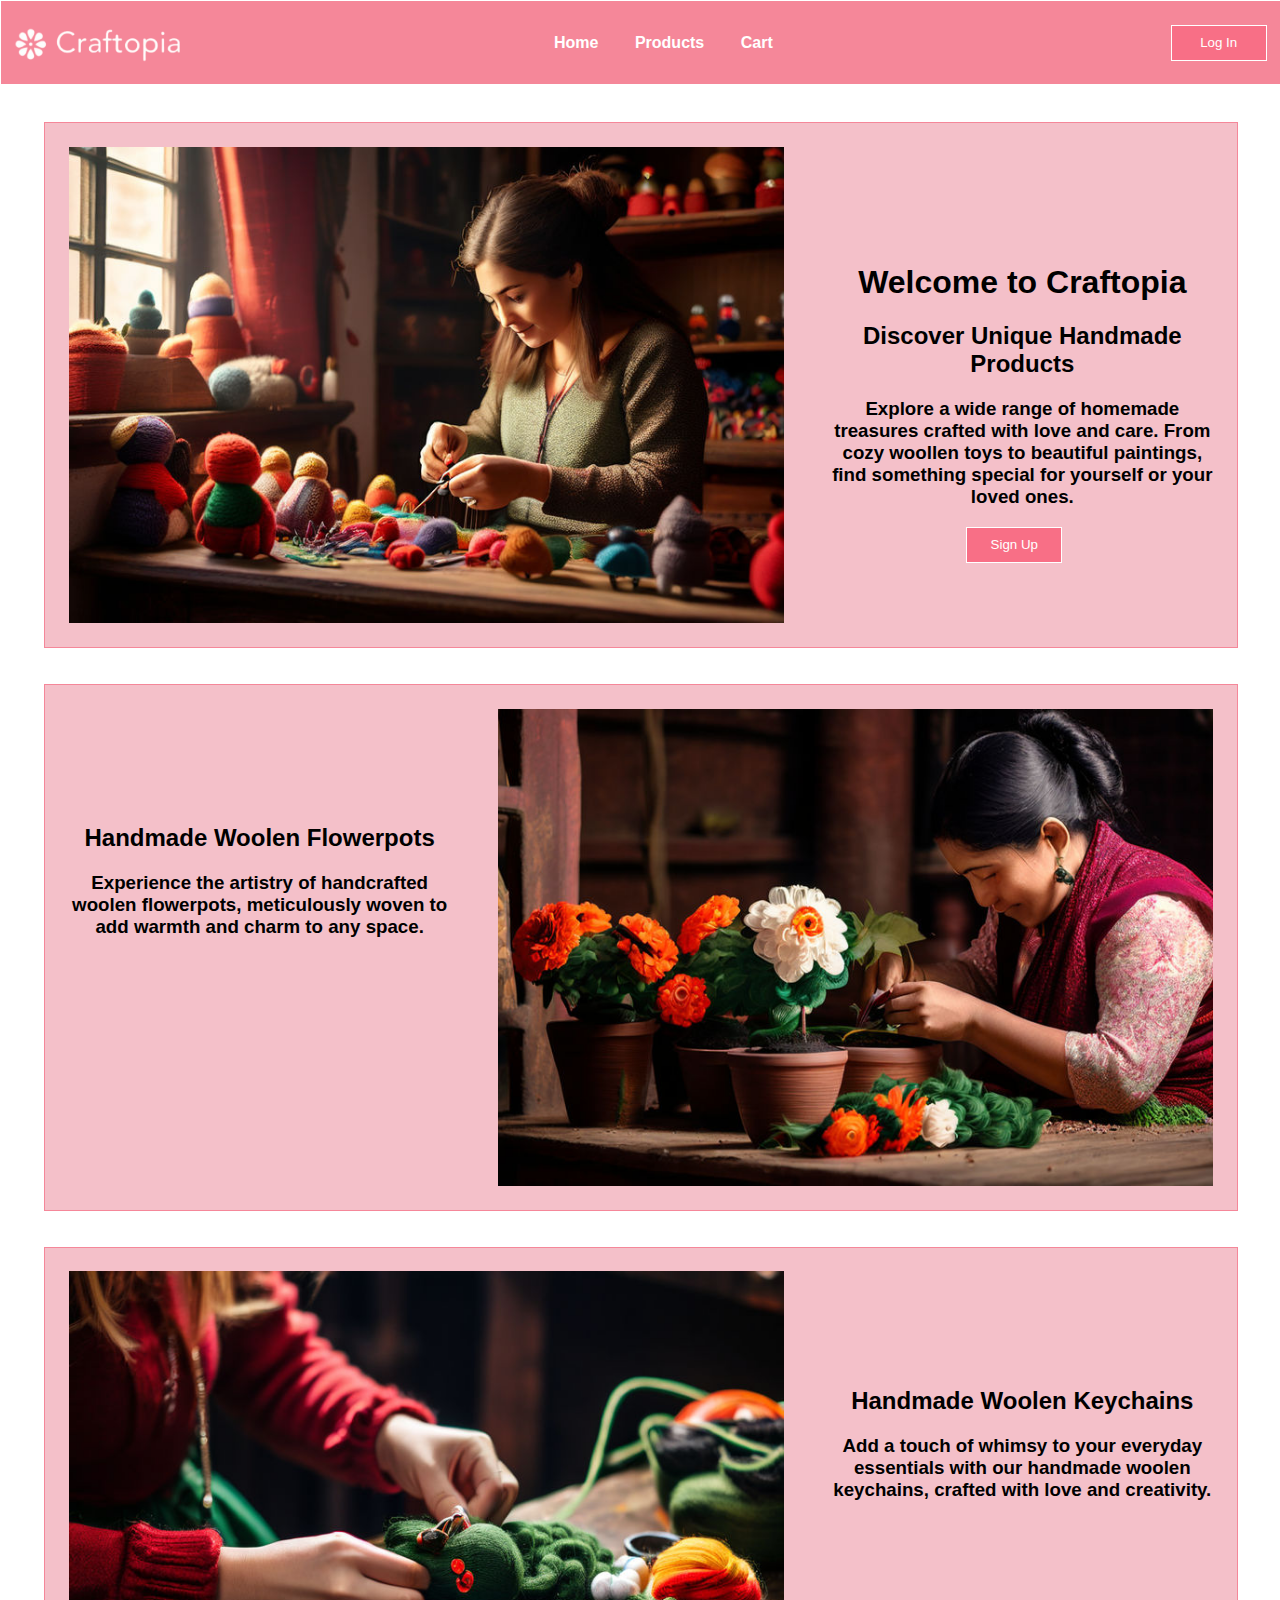
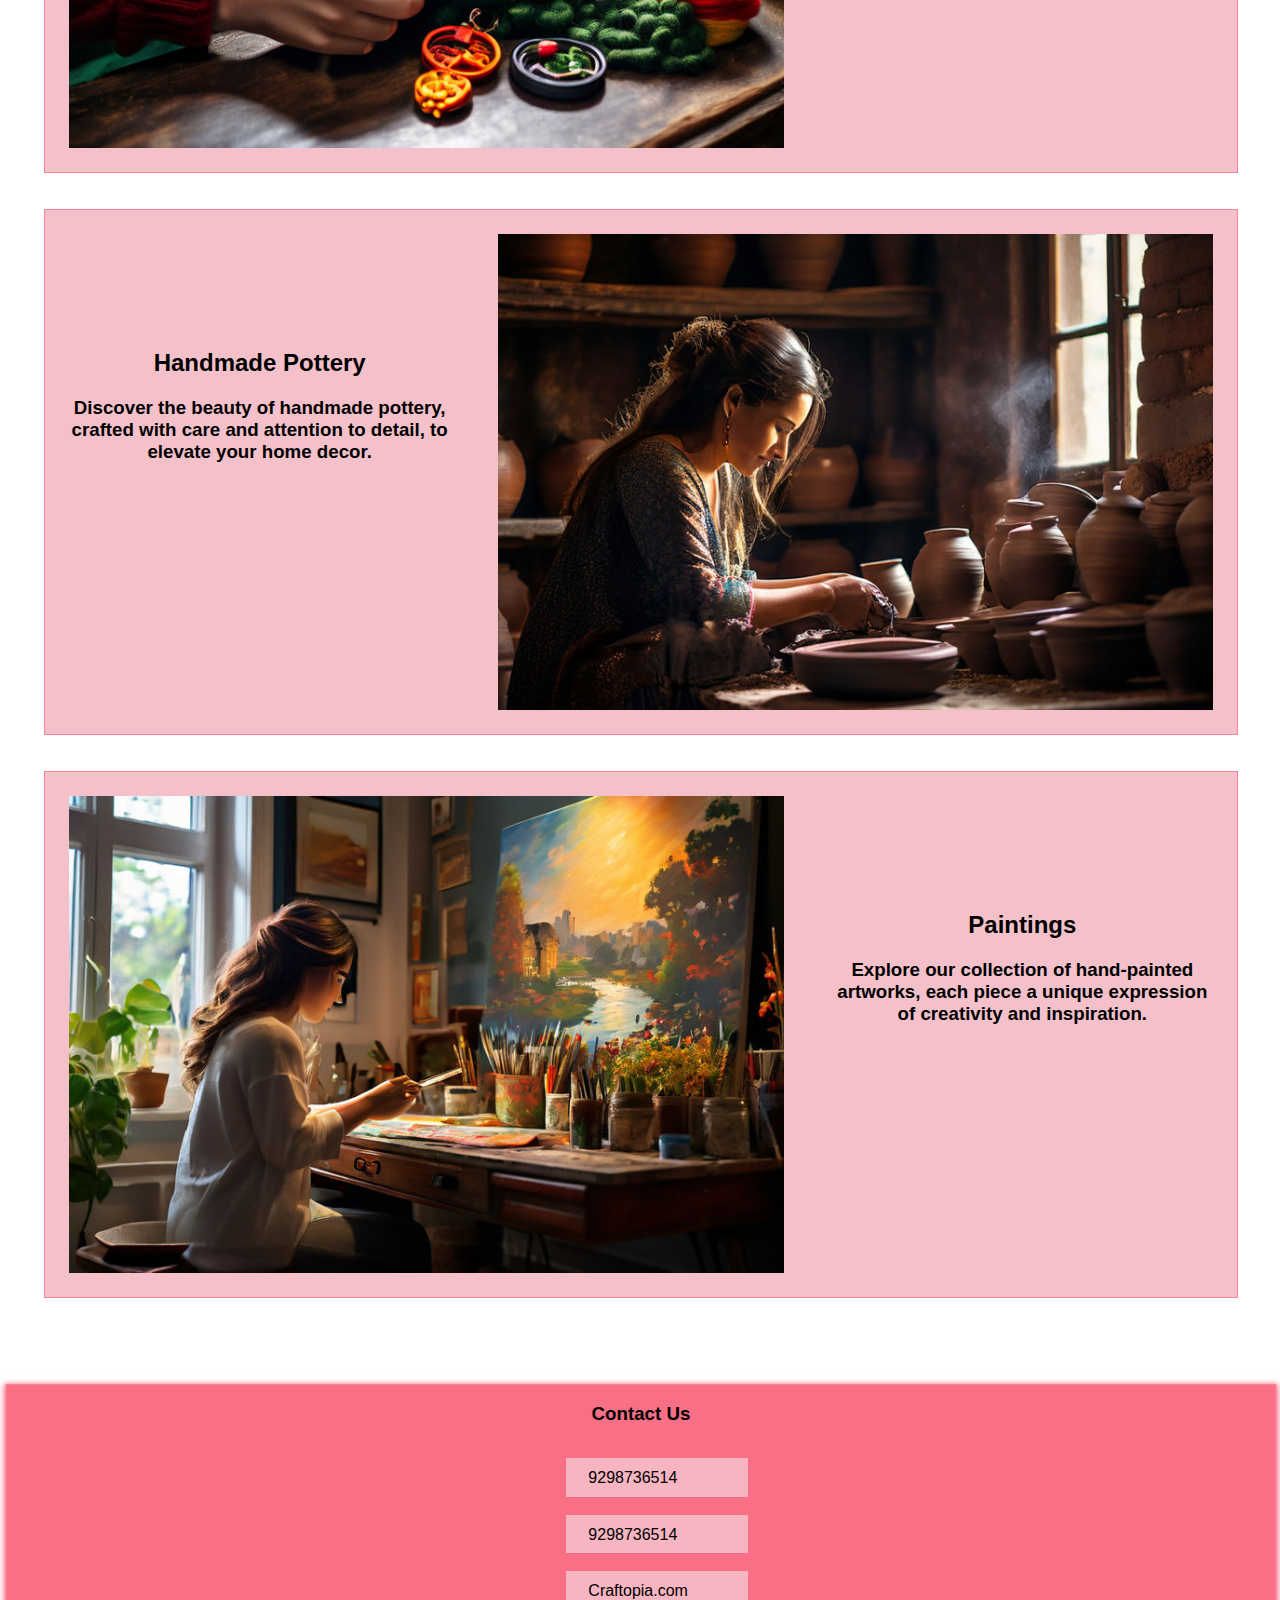
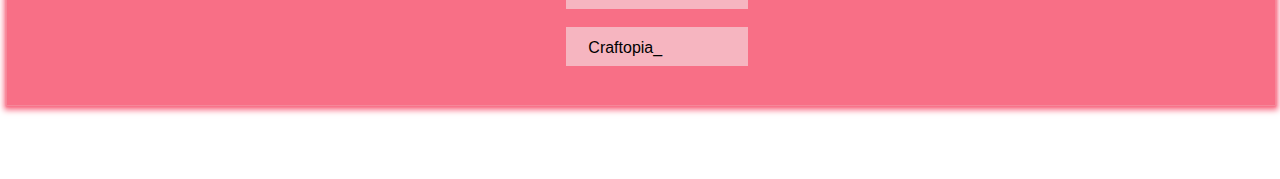
<file: index.html>
<!DOCTYPE html>
<html lang="en">
<head>
    <meta charset="UTF-8">
    <meta name="viewport" content="width=device-width, initial-scale=1.0">
    <link rel="icon" href="Pics/icon.png">
    <title>Craftopia</title>
    <link rel="stylesheet" href="style.css">
    <link rel="stylesheet" href="https://cdnjs.cloudflare.com/ajax/libs/font-awesome/6.5.1/css/all.min.css" integrity="sha512-DTOQO9RWCH3ppGqcWaEA1BIZOC6xxalwEsw9c2QQeAIftl+Vegovlnee1c9QX4TctnWMn13TZye+giMm8e2LwA==" crossorigin="anonymous" referrerpolicy="no-referrer" />
</head>
<body>

    <header>
        <img src="Pics/logo.png" alt="Store Logo" class="logo">

        <nav>
            <ul>
                <li><a href="index.html" target="_self">Home</a></li>
                <li><a href="Products.html" target="_self">Products</a></li>
                <li><a href="Cart.html" target="_self">Cart</a></li>
            </ul>
        </nav>

        <button class="login">Log In</button>
    </header>
    
    <main class="home-main">
        <br>
        <br>
        <br>
        <br>
        <br>

        <div id="d1">
            <img src="Homepics/a-lady-is-making-woolen-toys-in-her-room.jpeg" alt="img" id="img1">


            <div class="h">
                <h1>Welcome to Craftopia</h1>
                <h2>Discover Unique Handmade Products</h2>
                <h3>Explore a wide range of homemade treasures crafted with love and care. From cozy woollen toys to beautiful paintings,
                     find something special for yourself or your loved ones.</h3>
                <button class="signup">Sign Up</button>
            </div>
            
        </div>
        <br><br>

        <div id="d2">
            <div class="h">
                
                <h2>Handmade Woolen Flowerpots</h2>
                <h3>Experience the artistry of handcrafted woolen flowerpots, meticulously woven to add warmth and charm to any space.</h3>
            </div>


            <img src="Homepics/a-lady-is-making-woolen-flowerpot.jpeg" alt="img" id="img2">
        </div>
        <br><br>

        <div id="d3">
            <img src="Homepics/a-lady-is-making-woolen-keychain.jpeg" alt="img" id="img3">

            <div class="h">

                <h2>Handmade Woolen Keychains</h2>
                <h3>Add a touch of whimsy to your everyday essentials with our handmade woolen keychains, crafted with love and creativity.</h3>
            </div>
        </div>
        <br><br>

        <div id="d4">
            <div class="h">

                <h2>Handmade Pottery</h2>
                <h3>Discover the beauty of handmade pottery, crafted with care and attention to detail, to elevate your home decor.</h3>
            </div>


            <img src="Homepics/a-lady-is-making-pottery-.jpeg" alt="img" id="img4">
        </div>
        <br><br>

        <div id="d5">
            <img src="Homepics/a-lady-is-painting-in-her-room.jpeg" alt="img" id="img5">

            <div class="h">
                
                <h2>Paintings</h2>
                <h3>Explore our collection of hand-painted artworks, each piece a unique expression of creativity and inspiration.</h3>
            </div>
        </div>
        
    </main>
    <br><br><br>
    <footer class="footer">
        <h3>Contact Us</h3>
        <div class="symbl">
        <div><i class="fa-solid fa-phone"></i>9298736514</div>
        <div><i class="fa-brands fa-whatsapp"></i>9298736514</div>
        <div><i class="fa-brands fa-instagram"></i>Craftopia.com</div>
        <div><i class="fa-brands fa-facebook"></i>Craftopia_</div>
        </div>
    </footer>
    <br><br><br><br>
    
    <script src="app.js"></script>
</body>
</html>
</file>
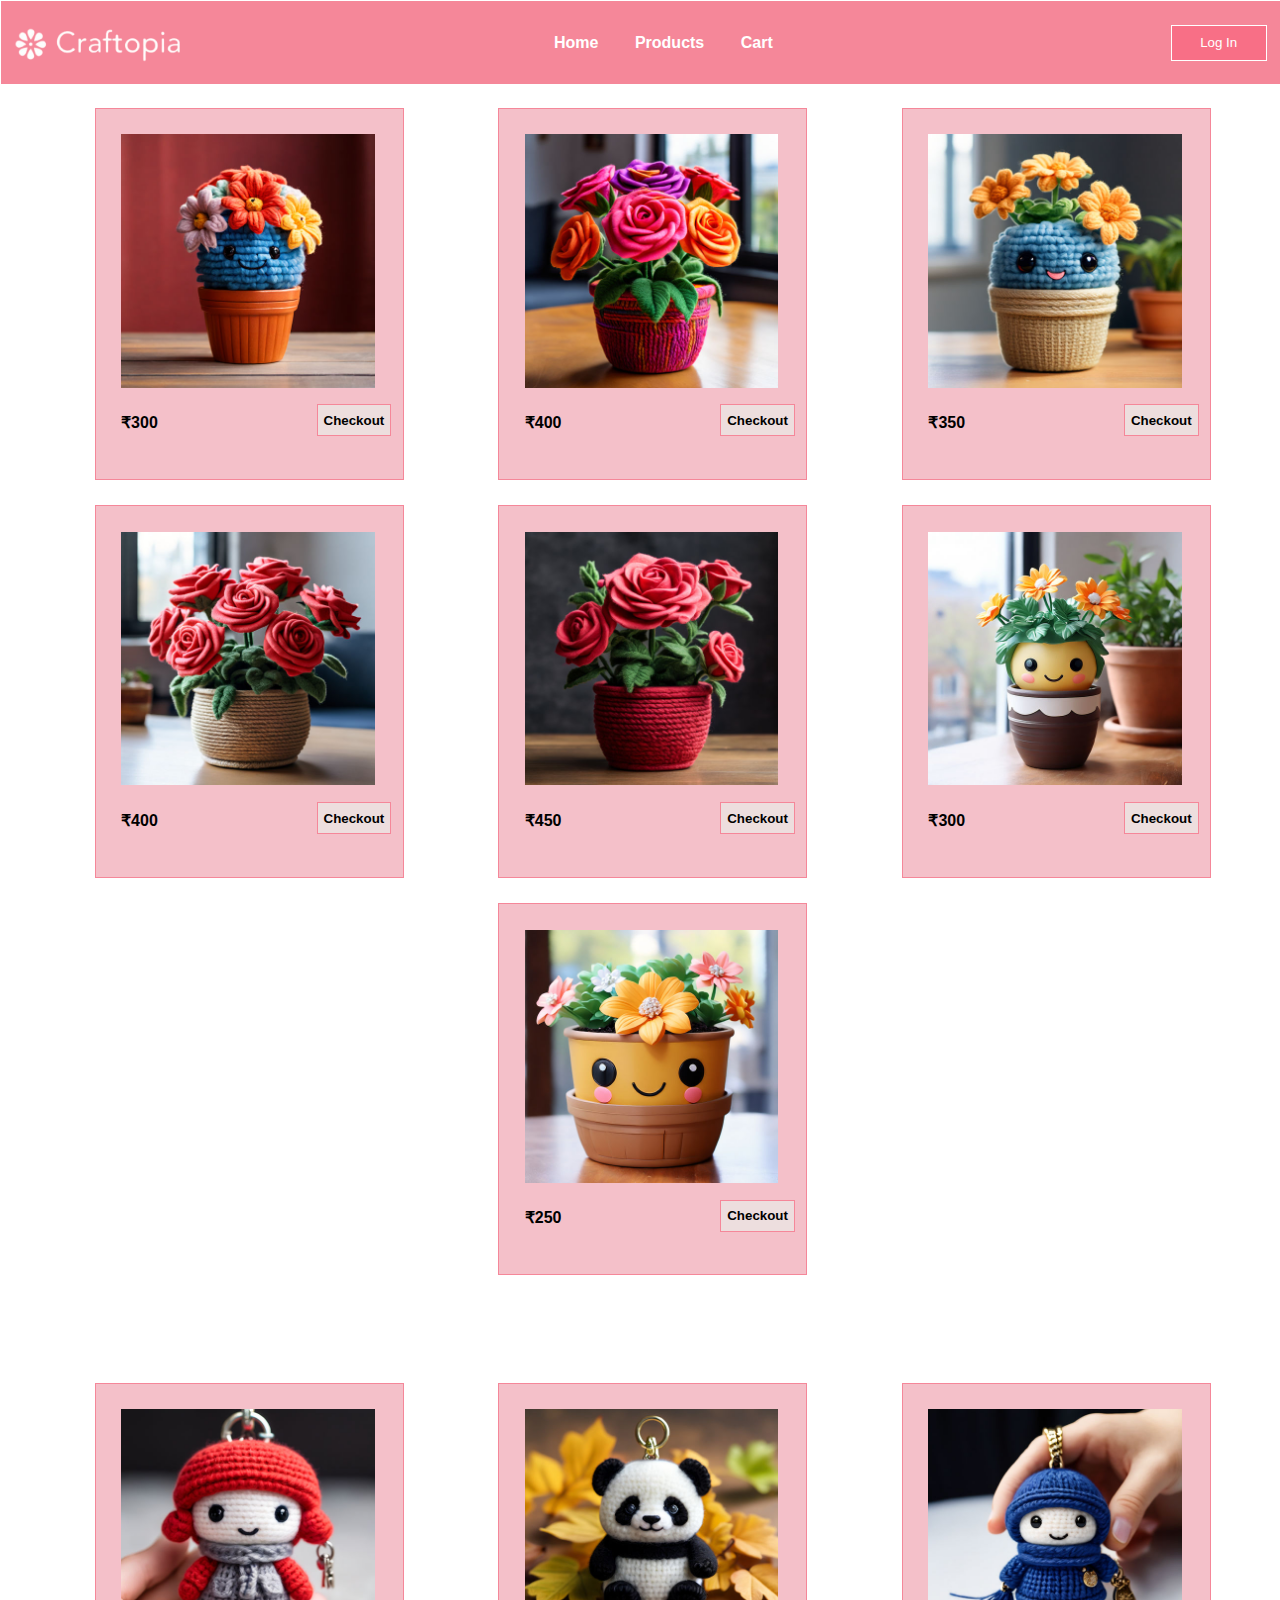
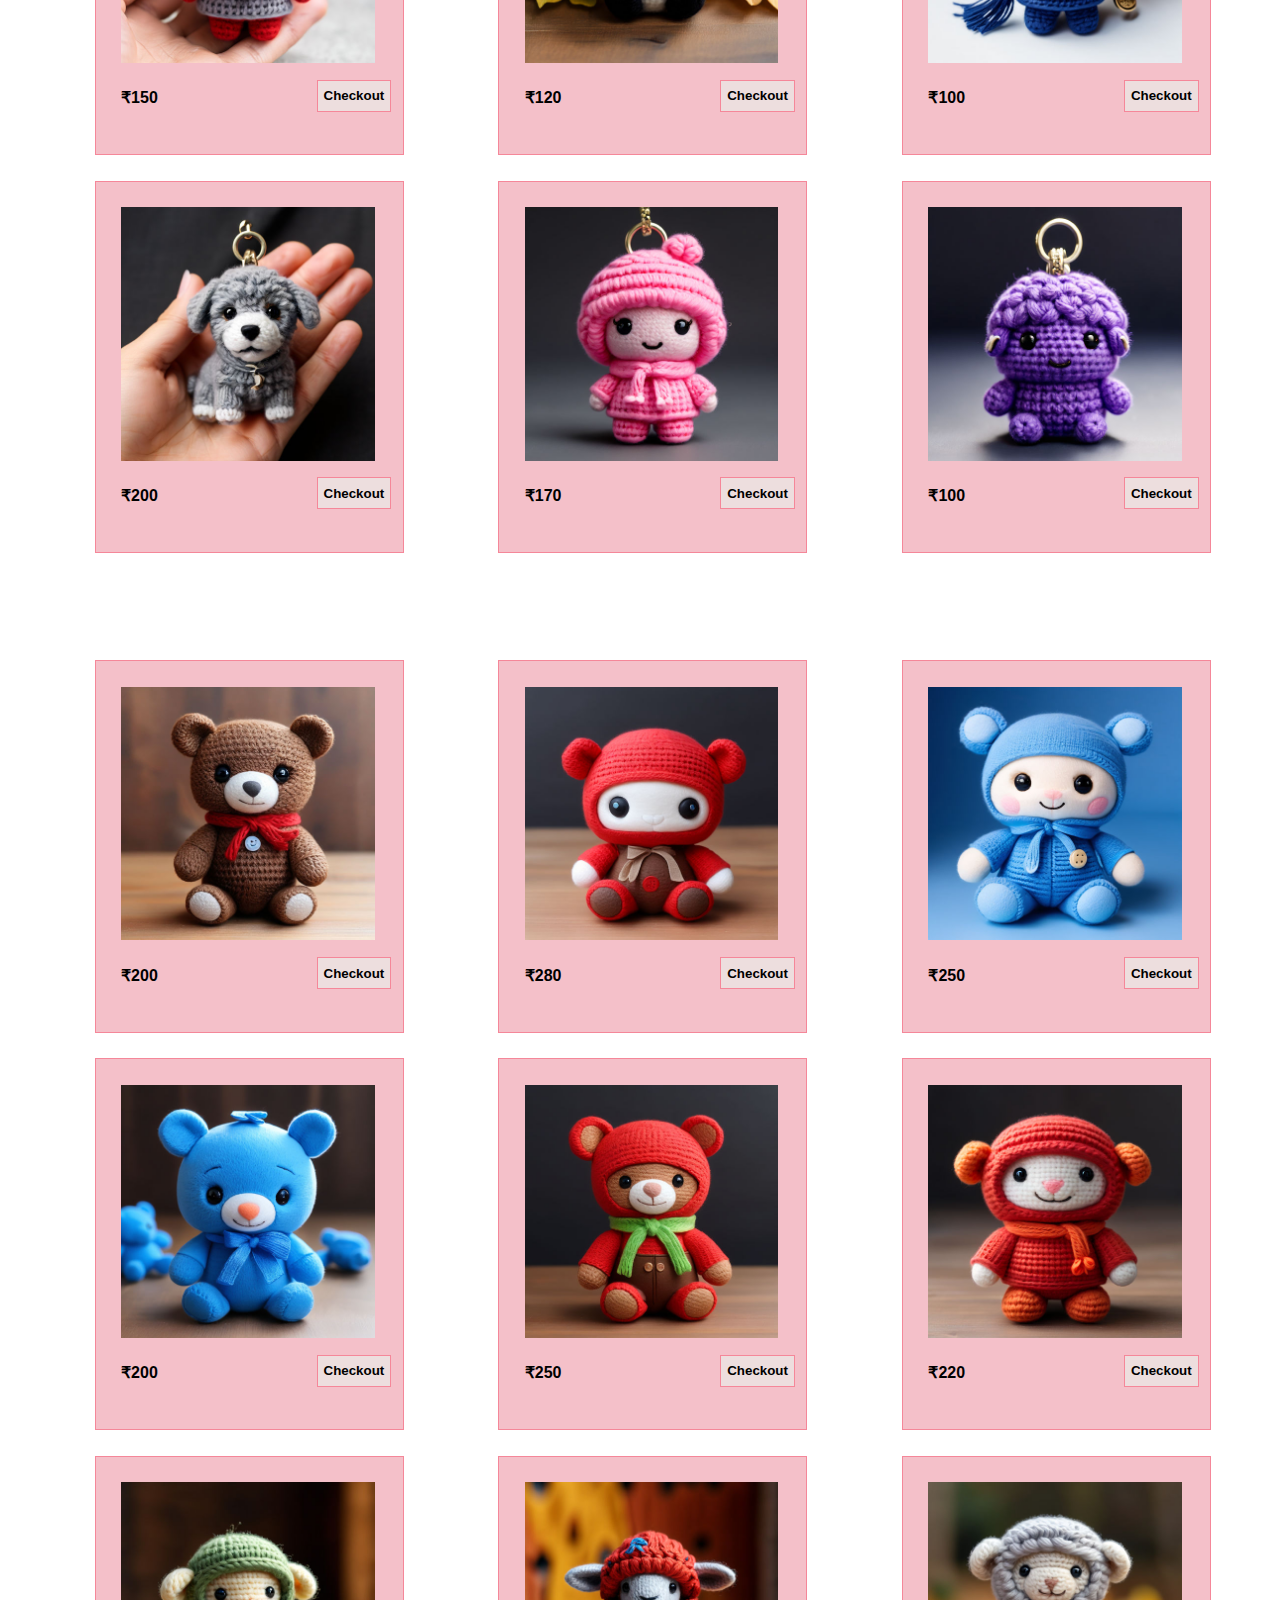
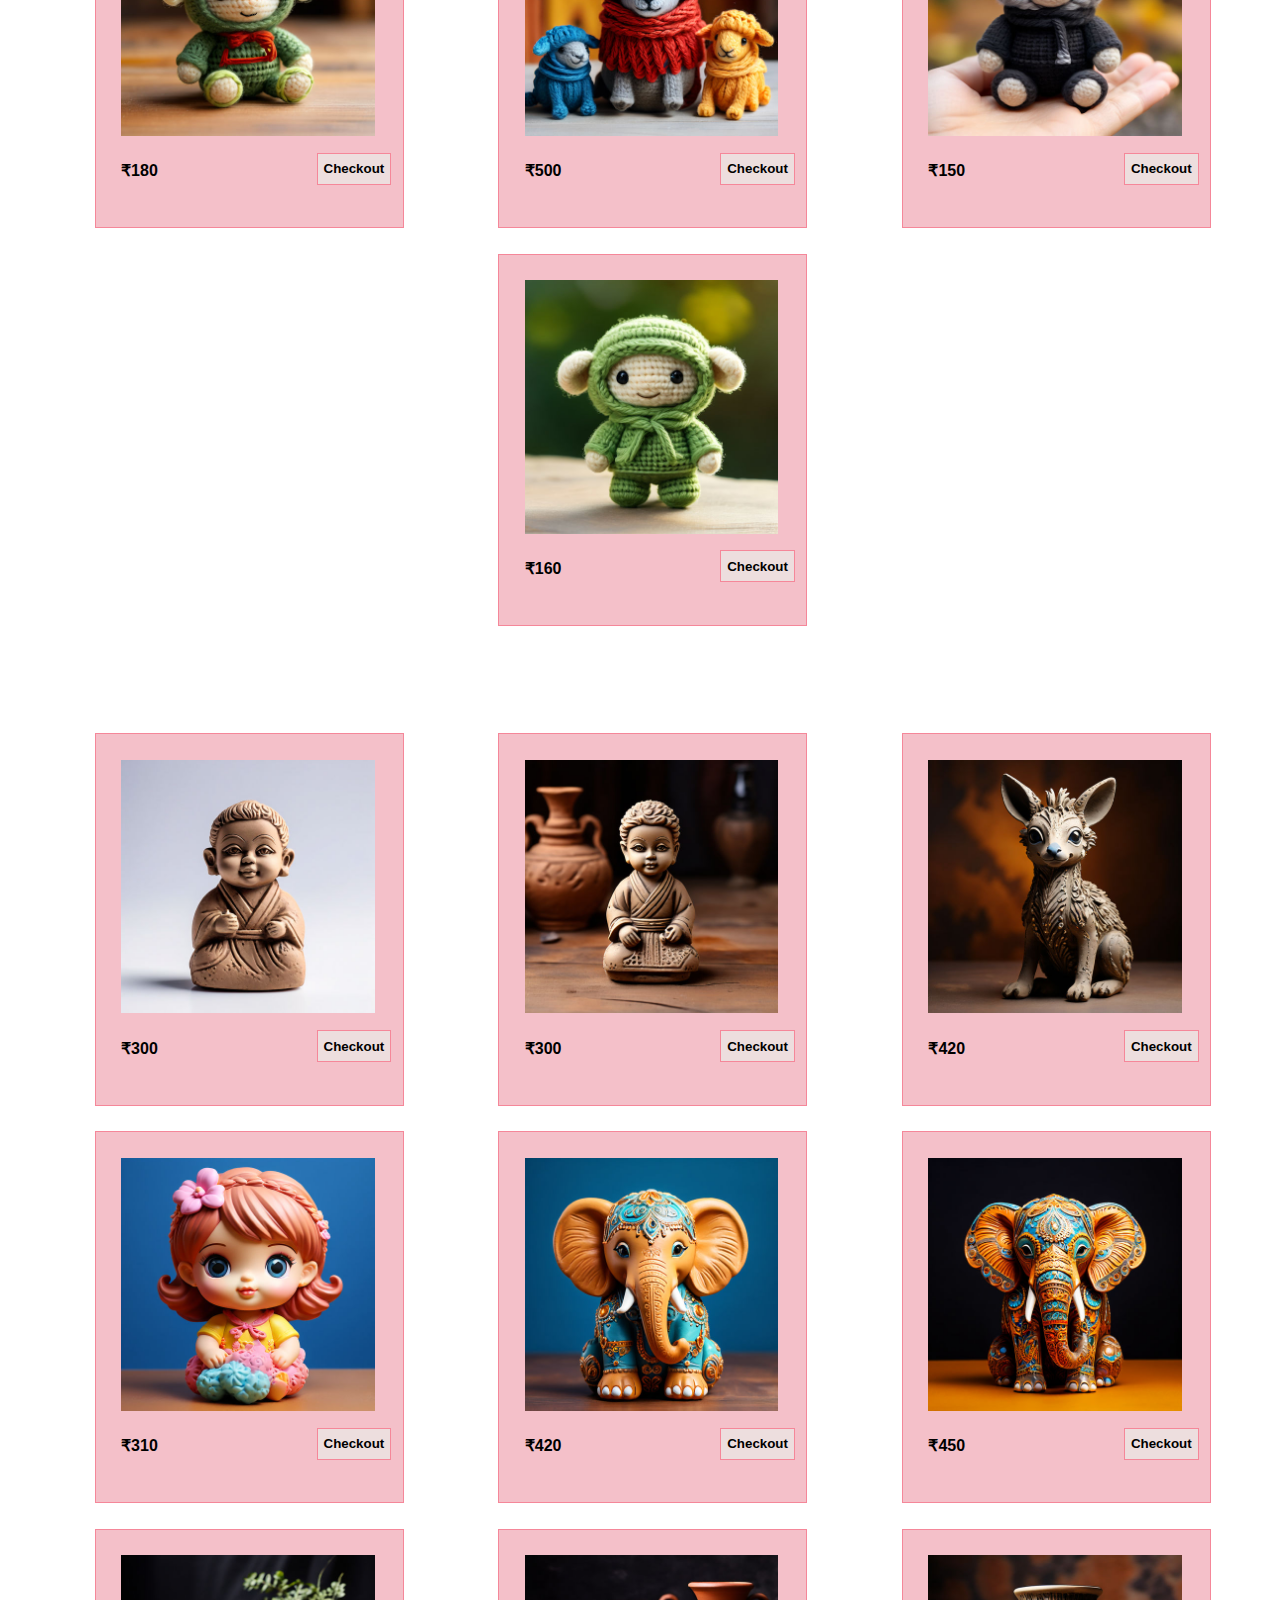
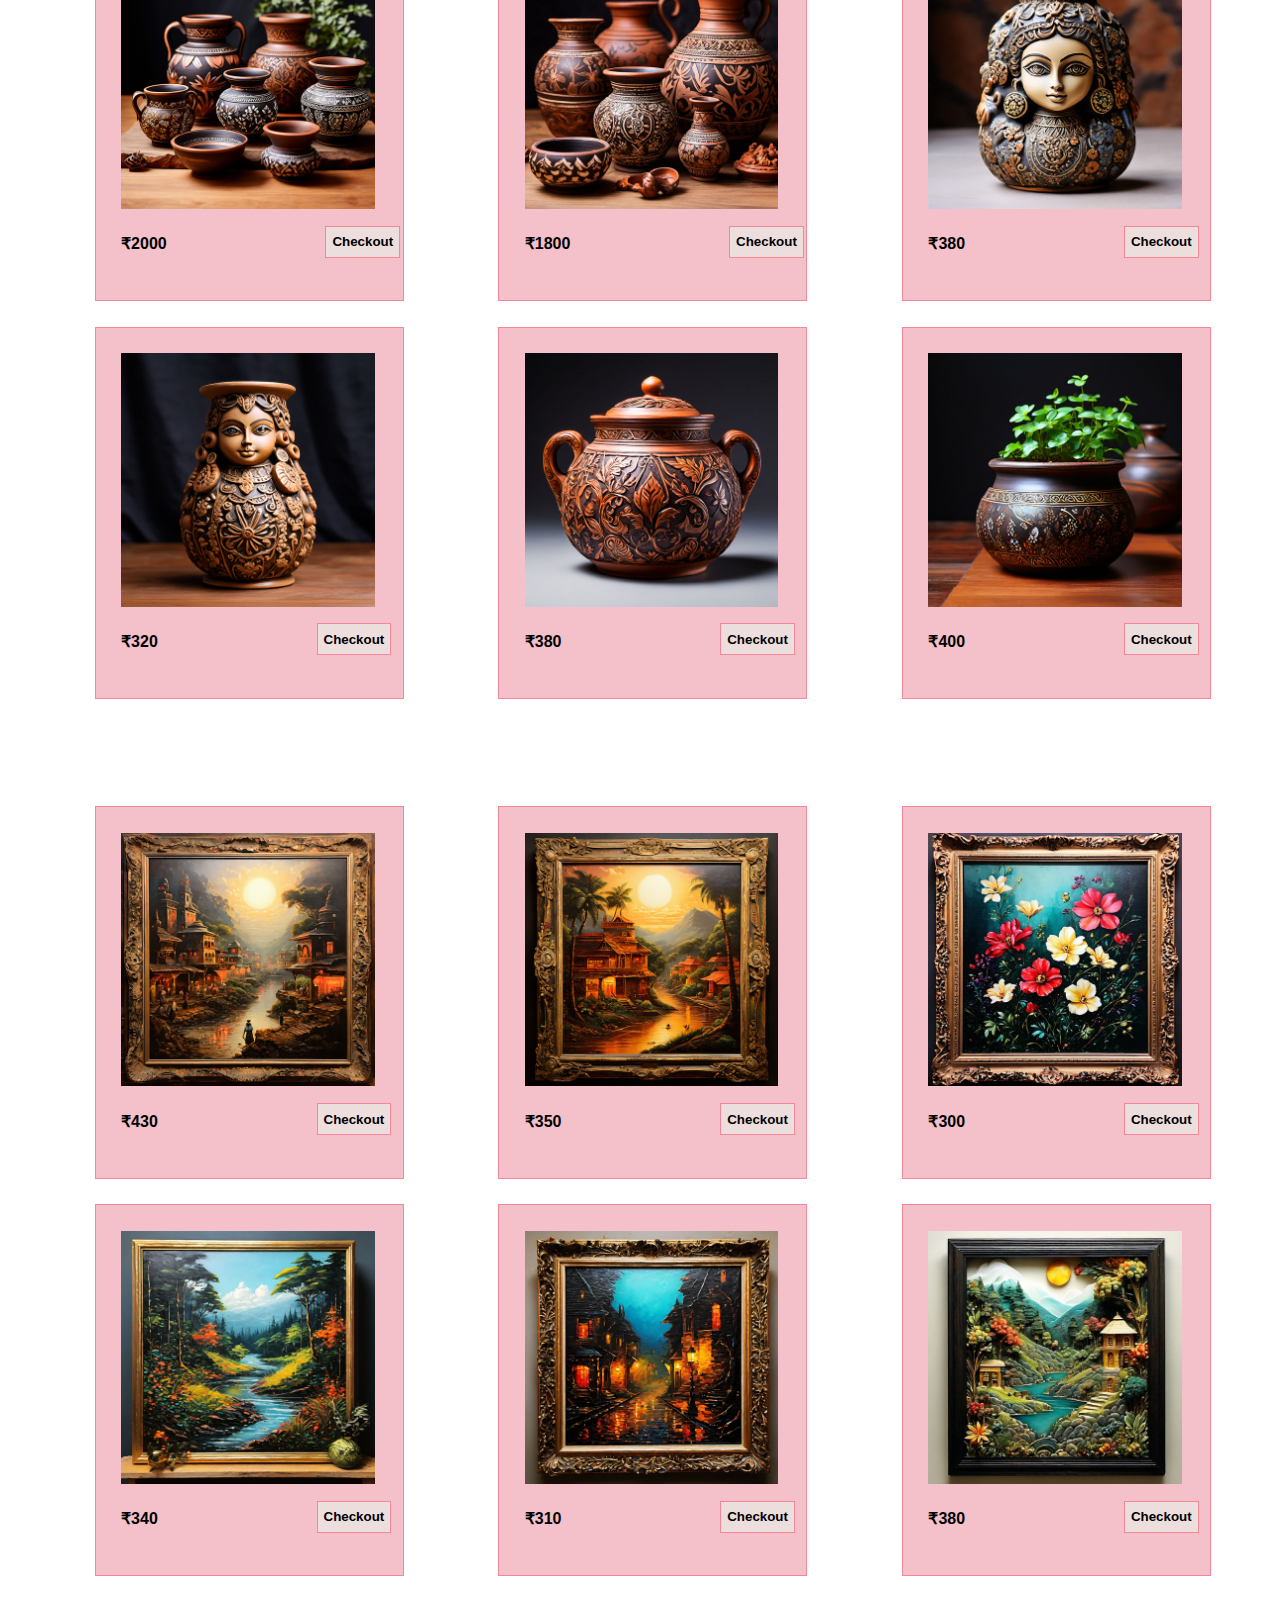
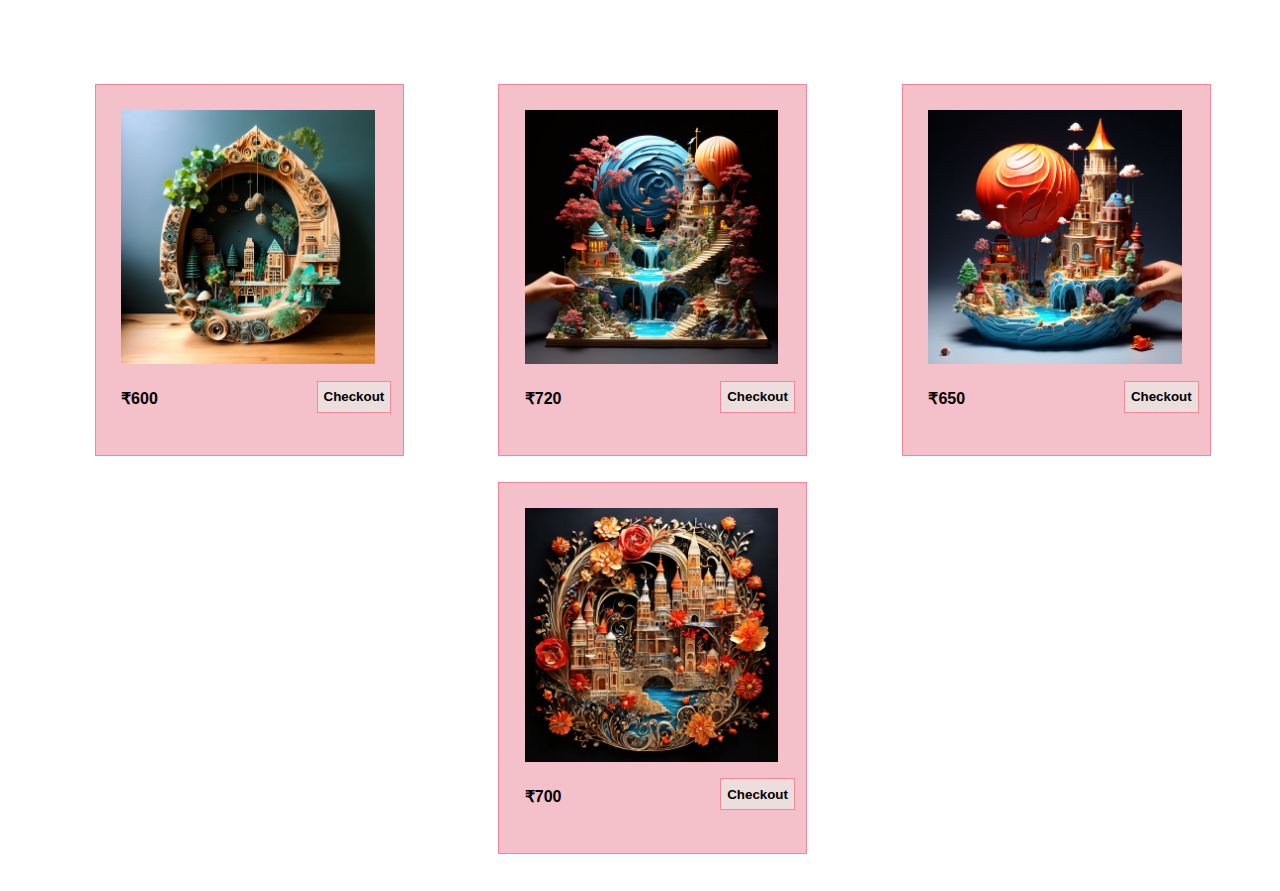
<file: Products.html>
<!DOCTYPE html>
<html lang="en">
<head>
    <meta charset="UTF-8">
    <meta name="viewport" content="width=device-width, initial-scale=1.0">
    <link rel="icon" href="Pics/icon.png">
    <title>Products</title>
    <link rel="stylesheet" href="style.css">
</head>
<body>
    <header>
        <img src="Pics/logo.png" alt="Store Logo" class="logo">

        <nav>
            <ul>
                <li><a href="index.html" target="_self">Home</a></li>
                <li><a href="Products.html" target="_self">Products</a></li>
                <li><a href="Cart.html" target="_self">Cart</a></li>
            </ul>
        </nav>

        <button class="login">Log In</button>
    </header>

    <main class="product-main">
        
        <section id="Flowerpots" class="Container"> 
        
            <div class="card" data-pname="Flowerpot" data-details="Colourfull woolen Flowerpot.">
                <img src="Pics/-flower-pot-made-of-wool.jpeg" alt="img" class="p">
                <div class="tit">
                    <h4>₹300</h4>
                    <button>Checkout</button>
                </div>
            </div>

            <div class="card" data-pname="Flowerpot" data-details="Woolen Flowerpot containing colourfull roses.">
                <img src="Pics/colourfull-rose-pot-made-of-wool.jpeg" alt="img" class="p">
                <div class="tit">
                    <h4>₹400</h4>
                    <button>Checkout</button>
                </div>
            </div>

            <div class="card" data-pname="Flowerpot" data-details="Colourfull woolen Flowerpot - Yellow flowers.">
                <img src="Pics/cute-flower-pot-made-of-wool.jpeg" alt="img" class="p">
                <div class="tit">
                    <h4>₹350</h4>
                    <button>Checkout</button>
                </div>
            </div>

            <div class="card" data-pname="Flowerpot" data-details="Colourfull woolen Flowerpot containing red roses.">
                <img src="Pics/roses-pot-made-of-wool.jpeg" alt="img" class="p">
                <div class="tit">
                    <h4>₹400</h4>
                    <button>Checkout</button>
                </div>
            </div>

            <div class="card" data-pname="Flowerpot" data-details="Colourfull woolen Flowerpot containing red roses and pot color is also red.">
                <img src="Pics/rose-pot-made-of-wool.jpeg" alt="img" class="p">
                <div class="tit">
                    <h4>₹450</h4>
                    <button>Checkout</button>
                </div>
            </div>

            <div class="card" data-pname="Flowerpot" data-details="Cute Flowerpot (Yellow and Brown)">
                <img src="Pics/cute-handmade-flower-pot (1).jpeg" alt="img" class="p">
                <div class="tit">
                    <h4>₹300</h4>
                    <button>Checkout</button>
                </div>
            </div>

            <div class="card" data-pname="Flowerpot" data-details="Cute Flowerpot">
                <img src="Pics/cute-handmade-flower-pot.jpeg" alt="img" class="p">
                <div class="tit">
                    <h4>₹250</h4>
                    <button>Checkout</button>
                </div>
            </div>
       
        </section>
        <br>

        <section id="Keychains" class="Container">
            <div class="card" data-pname="Keychain" data-details="Color:red and white">
                <img src="Pics/cute-key-chain-made-of-wool.jpeg" alt="img" class="p">
                <div class="tit">
                    <h4>₹150</h4>
                    <button>Checkout</button>
                </div>
            </div>

            <div class="card" data-pname="Keychain" data-details="Panda Keychain">
                <img src="Pics/cute-keychain-of--panda-color-made-of-wool.jpeg" alt="img" class="p">
                <div class="tit">
                    <h4>₹120</h4>
                    <button>Checkout</button>
                </div>
            </div>

            <div class="card" data-pname="Keychain" data-details="Color:blue and white">
                <img src="Pics/cute-keychain-of-darkblue-color-made-of-wool.jpeg" alt="img" class="p">
                <div class="tit">
                    <h4>₹100</h4>
                    <button>Checkout</button>
                </div>
            </div>

            <div class="card" data-pname="Keychain" data-details="Cute dog Keychain">
                <img src="Pics/cute-keychain-of-dog-made-of-wool.jpeg" alt="img" class="p">
                <div class="tit">
                    <h4>₹200</h4>
                    <button>Checkout</button>
                </div>
            </div>

            <div class="card" data-pname="Keychain" data-details="Color:pink and white">
                <img src="Pics/cute-keychain-of-pink-color-made-of-wool.jpeg" alt="img" class="p">
                <div class="tit">
                    <h4>₹170</h4>
                    <button>Checkout</button>
                </div>
            </div>

            <div class="card" data-pname="Keychain" data-details="Color:purple">
                <img src="Pics/cute-keychain-of-purpule-made-of-wool.jpeg" alt="img" class="p">
                <div class="tit">
                    <h4>₹100</h4>
                    <button>Checkout</button>
                </div>
            </div>
        </section>
        <br>

        <section id="wollentoys" class="Container">
            <div class="card">
                <img src="Pics/cute-handmade-toy (1).jpeg" alt="img" class="p">
                <div class="tit">
                    <h4>₹200</h4>
                    <button>Checkout</button>
                </div>
            </div>

            <div class="card">
                <img src="Pics/cute-handmade-toy (2).jpeg" alt="img" class="p">
                <div class="tit">
                    <h4>₹280</h4>
                    <button>Checkout</button>
                </div>
            </div>

            <div class="card">
                <img src="Pics/cute-handmade-toy-in-blue-color (1).jpeg" alt="img" class="p">
                <div class="tit">
                    <h4>₹250</h4>
                    <button>Checkout</button>
                </div>
            </div>

            <div class="card">
                <img src="Pics/cute-handmade-toy-in-blue-color.jpeg" alt="img" class="p">
                <div class="tit">
                    <h4>₹200</h4>
                    <button>Checkout</button>
                </div>
            </div>

            <div class="card">
                <img src="Pics/cute-handmade-toy.jpeg" alt="img" class="p">
                <div class="tit">
                    <h4>₹250</h4>
                    <button>Checkout</button>
                </div>
            </div>

            <div class="card">
                <img src="Pics/cute-toy-made-of-wool.jpeg" alt="img" class="p">
                <div class="tit">
                    <h4>₹220</h4>
                    <button>Checkout</button>
                </div>
            </div>

            <div class="card">
                <img src="Pics/small-toy-made-of-wool.jpeg" alt="img" class="p">
                <div class="tit">
                    <h4>₹180</h4>
                    <button>Checkout</button>
                </div>
            </div>

            <div class="card">
                <img src="Pics/small-decor-made-of-wool.jpeg" alt="img" class="p">
                <div class="tit">
                    <h4>₹500</h4>
                    <button>Checkout</button>
                </div>
            </div>

            <div class="card">
                <img src="Pics/small-cute-toy-made-of-wool.jpeg" alt="img" class="p">
                <div class="tit">
                    <h4>₹150</h4>
                    <button>Checkout</button>
                </div>
            </div>

            <div class="card">
                <img src="Pics/small-cute-toy-made-of-wool (1).jpeg" alt="img" class="p">
                <div class="tit">
                    <h4>₹160</h4>
                    <button>Checkout</button>
                </div>
            </div>
            
        </section>
        <br>

        <section id="Pottery" class="Container">
            <div class="card">
                <img src="Pics/a-small-clay-idol-looking-like-was-made-in-old-decades (1).jpeg" alt="img" class="p">
                <div class="tit">
                    <h4>₹300</h4>
                    <button>Checkout</button>
                </div>
            </div>

            <div class="card">
                <img src="Pics/a-small-clay-idol-looking-like-was-made-in-old-decades.jpeg" alt="img" class="p">
                <div class="tit">
                    <h4>₹300</h4>
                    <button>Checkout</button>
                </div>
            </div>

            <div class="card">
                <img src="Pics/clay-idol-of-a-animal.jpeg" alt="img" class="p">
                <div class="tit">
                    <h4>₹420</h4>
                    <button>Checkout</button>
                </div>
            </div>

            <div class="card">
                <img src="Pics/colored-clay-idol-of-a-cute-baby-girl.jpeg" alt="img" class="p">
                <div class="tit">
                    <h4>₹310</h4>
                    <button>Checkout</button>
                </div>
            </div>

            <div class="card">
                <img src="Pics/colored-clay-idol-of-a-cute-elephant.jpeg" alt="img" class="p">
                <div class="tit">
                    <h4>₹420</h4>
                    <button>Checkout</button>
                </div>
            </div>

            <div class="card">
                <img src="Pics/colored-clay-idol-of-a-elephant.jpeg" alt="img" class="p">
                <div class="tit">
                    <h4>₹450</h4>
                    <button>Checkout</button>
                </div>
            </div>

            <div class="card">
                <img src="Pics/only-one-table-decor-which-is-looking-handmade-pottery-work.jpeg" alt="img" class="p">
                <div class="tit">
                    <h4>₹2000</h4>
                    <button>Checkout</button>
                </div>
            </div>

            <div class="card">
                <img src="Pics/handmade-pottery-work.jpeg" alt="img" class="p">
                <div class="tit">
                    <h4>₹1800</h4>
                    <button>Checkout</button>
                </div>
            </div>

            <div class="card">
                <img src="Pics/handmade-pottery-idol.jpeg" alt="img" class="p">
                <div class="tit">
                    <h4>₹380</h4>
                    <button>Checkout</button>
                </div>
            </div>

            <div class="card">
                <img src="Pics/handmade-pottery-idol (1).jpeg" alt="img" class="p">
                <div class="tit">
                    <h4>₹320</h4>
                    <button>Checkout</button>
                </div>
            </div>

            <div class="card">
                <img src="Pics/handmade-pot.jpeg" alt="img" class="p">
                <div class="tit">
                    <h4>₹380</h4>
                    <button>Checkout</button>
                </div>
            </div>

            <div class="card">
                <img src="Pics/handmade-asthetic-pot.jpeg" alt="img" class="p">
                <div class="tit">
                    <h4>₹400</h4>
                    <button>Checkout</button>
                </div>
            </div>
        </section>
        <br>

        <section id="Paintings" class="Container">
            <div class="card">
                <img src="Pics/handmade-painting-of-old-decades-in-frame.jpeg" alt="img" class="p">
                <div class="tit">
                    <h4>₹430</h4>
                    <button>Checkout</button>
                </div>
            </div>

            <div class="card">
                <img src="Pics/handmade-painting-of-old-decades-in-frame (1).jpeg" alt="img" class="p">
                <div class="tit">
                    <h4>₹350</h4>
                    <button>Checkout</button>
                </div>
            </div>

            <div class="card">
                <img src="Pics/handmade-painting-of-flowers-in-frame.jpeg" alt="img" class="p">
                <div class="tit">
                    <h4>₹300</h4>
                    <button>Checkout</button>
                </div>
            </div>

            <div class="card">
                <img src="Pics/handmade-painting-in-frame.jpeg" alt="img" class="p">
                <div class="tit">
                    <h4>₹340</h4>
                    <button>Checkout</button>
                </div>
            </div>

            <div class="card">
                <img src="Pics/handmade-painting-in-frame (1).jpeg" alt="img" class="p">
                <div class="tit">
                    <h4>₹310</h4>
                    <button>Checkout</button>
                </div>
            </div>

            <div class="card">
                <img src="Pics/handmade-arts-in-frame.jpeg" alt="img" class="p">
                <div class="tit">
                    <h4>₹380</h4>
                    <button>Checkout</button>
                </div>
            </div>
            
        </section>
        <br>

        <section id="more" class="Container">
            <div class="card">
                <img src="Pics/handmade-home-decor-thing.jpeg" alt="img" class="p">
                <div class="tit">
                    <h4>₹600</h4>
                    <button>Checkout</button>
                </div>
            </div>
            <div class="card">
                <img src="Pics/handmade-3d-arts- (1).jpeg" alt="img" class="p">
                <div class="tit">
                    <h4>₹720</h4>
                    <button>Checkout</button>
                </div>
            </div>
            <div class="card">
                <img src="Pics/handmade-3d-arts-.jpeg" alt="img" class="p">
                <div class="tit">
                    <h4>₹650</h4>
                    <button>Checkout</button>
                </div>
            </div>
            <div class="card">
                <img src="Pics/handmade-arts-.jpeg" alt="img" class="p">
                <div class="tit">
                    <h4>₹700</h4>
                    <button>Checkout</button>
                </div>
            </div>
        
        </section>

        
    </main>

    <script src="app.js"></script>
</body>
</html>
</file>
<file: style.css>
body {
    font-family: Arial, sans-serif;
    margin: 0;
    padding: 0;
}

header{
    width: 99.99%;
    background-color: rgb(245, 135, 153);
    color: white;
    padding: 0.1rem;
    display: flex;
    justify-content: space-between;
    align-items: center;
    margin: 0.1%;
    position: fixed;
}

.logo{
    margin-left: 0.2rem;
    height: 5rem;
}

nav ul {
    list-style-type: none;
    margin: 0;
    padding: 0;
}

nav ul li {
    display: inline;
    margin-right: 2rem;
}

nav ul li a {
    color: white;
    text-decoration: none;
    font-weight: bold;
}
nav ul li a:hover{
    color: black;
}

.login , .place-order , .signup{
    background-color: rgb(248, 111, 134);
    margin-right: 1rem;
    color: white;
    padding: 0.6rem;
    width: 6rem;
    border: 0.1rem solid white;
}
.login:hover,.place-order:hover ,.signup:hover{
    background-color: rgb(247, 157, 172);
    color: black;
    border: 0.1rem solid black;
}



main {
    padding: 20px;
    display: flex;
}

#product-listings {
    flex: 2;
}

.home-main{
    display: block;
    padding: 2rem;
}

#d1,#d2,#d3,#d4,#d5{
    margin-left: 1%;
    height: 90%;
    width: 98%;
    border: 0.1rem solid rgb(245, 135, 153);
    display: flex;
    background-color: rgb(244, 192, 201);
}
#d1:hover,#d2:hover,#d3:hover,#d4:hover,#d5:hover{
    box-shadow: rgb(245, 135, 153) 0px 10px 36px 0px, rgb(245, 135, 153) 0px 0px 0px 1px;
}

#img1,#img2,#img3,#img4,#img5{
    margin: 2%;
    height: 90%;
    width: 60%;
}
.h{
    margin-top: 10%;
    height: 40%;
    text-align: center;
    margin-left: 2%;
    margin-right: 2%;
}

.product-main{
    display: inline;
}

.Container{
    margin-top: 5%;
    display: flex;
    flex-wrap: wrap;
    justify-content: space-evenly;
    /* padding: 2%; */
}
.card{
    height: 20%;
    width: 20%;
    margin-top: 2%;
    margin-left: 2%;
    padding: 2%;
    background-color: rgb(244, 192, 201);
    border: 0.1rem solid rgb(245, 135, 153);
}
.card:hover{
    box-shadow: rgb(245, 135, 153) 0px 7px 29px 0px;
}
.p{
    /* height: 70%; */
    width: 99%;
}

.tit{
    display: flex;
}
.tit button{
    margin-left: 62%;
    height: 2rem;
    margin-top: 5%;
    font-weight: bold;
    background-color: rgb(237, 222, 222);
    border: 0.1rem solid rgb(245, 135, 153);
}
.tit button:hover{
    background-color: rgb(246, 181, 192);
    border: 0.1rem solid black;
}

.footer{
    height: 20rem;
    width: 99%;
    margin-left: 0.5%;
    background-color: rgb(248, 111, 134);
    margin-bottom: 0.1rem;
    border: 0.1rem solid rgb(245, 135, 153);
    
    box-shadow: rgb(248, 111, 134) 0px 1px 2px 0px, rgb(248, 111, 134) 0px 2px 6px 2px;
}
.symbl{
    margin-left: 44%;
    margin-top: 2rem;
}
.symbl div{
    padding: 0.7rem;
    height: 1rem;
    width: 10rem;
    margin-bottom: 1rem;
    background-color: rgb(246, 181, 192);
    border: 0.1rem solid rgb(248, 111, 134);
}
.symbl div i{
    margin-right: 0.7rem;
}
.footer h3{
    text-align: center;
    margin-bottom: 1rem;
}
</file>
